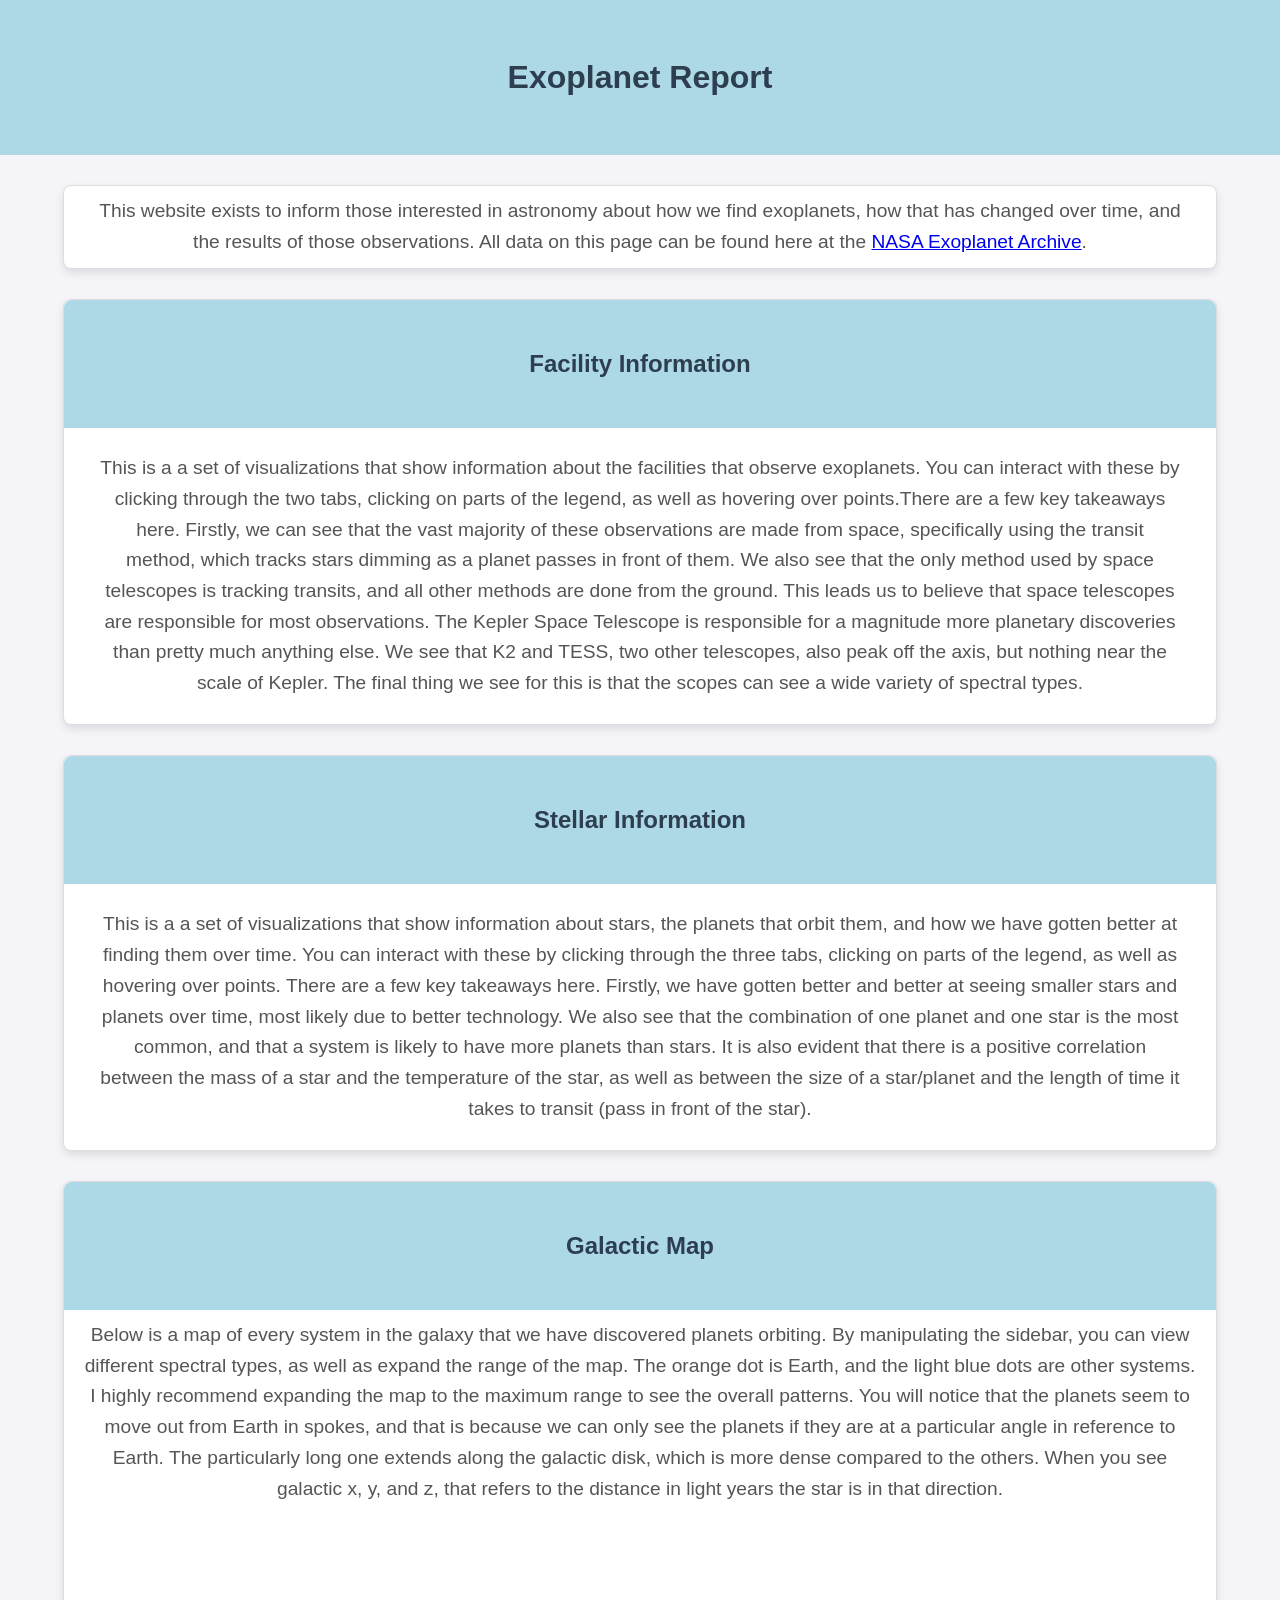
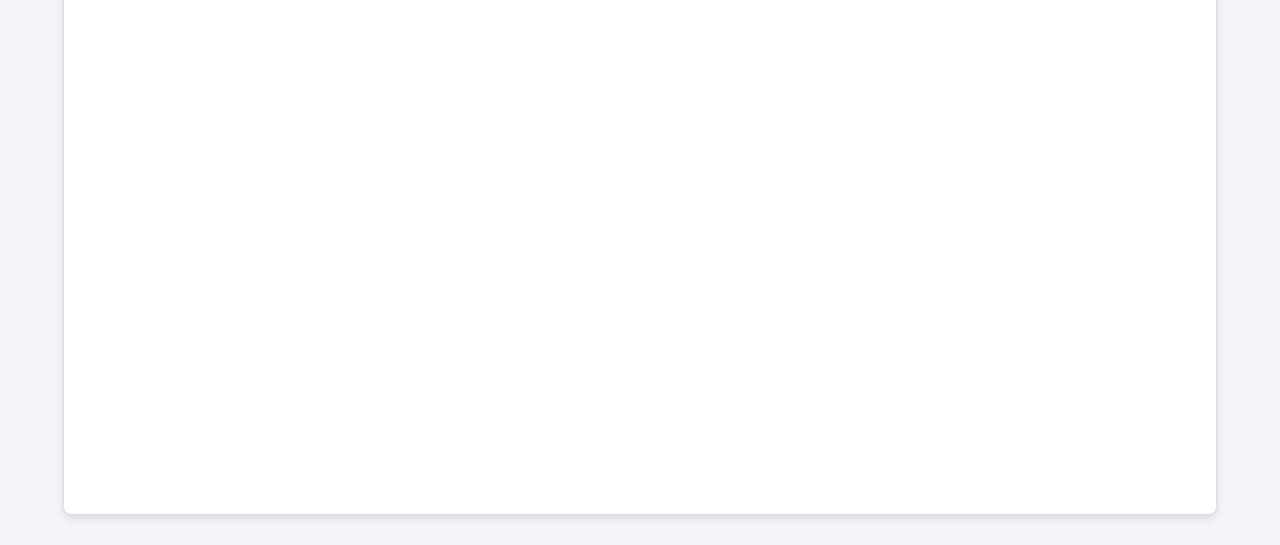
<file: index.html>
<html>
	<head>
		<title>Exoplanet Report</title>
		<link rel="stylesheet" href="styles.css" />
	</head>
	<body>
		<div class="header">
			<h3>Exoplanet Report</h3>
		</div>
		<div class="container">
			<p>
				This website exists to inform those interested in astronomy
				about how we find exoplanets, how that has changed over time,
				and the results of those observations. All data on this page can
				be found here at the
				<a
					href="https://exoplanetarchive.ipac.caltech.edu/cgi-bin/TblView/nph-tblView?app=ExoTbls&config=PS"
					>NASA Exoplanet Archive</a
				>.
			</p>
		</div>
		<div class="container" id="tableau-facility-story">
			<div class="container-header">
				<h5>Facility Information</h5>
			</div>
			<div class="flex">
				<p>
					This is a a set of visualizations that show information
					about the facilities that observe exoplanets. You can
					interact with these by clicking through the two tabs,
					clicking on parts of the legend, as well as hovering over
					points.There are a few key takeaways here. Firstly, we can
					see that the vast majority of these observations are made
					from space, specifically using the transit method, which
					tracks stars dimming as a planet passes in front of them. We
					also see that the only method used by space telescopes is
					tracking transits, and all other methods are done from the
					ground. This leads us to believe that space telescopes are
					responsible for most observations. The Kepler Space
					Telescope is responsible for a magnitude more planetary
					discoveries than pretty much anything else. We see that K2
					and TESS, two other telescopes, also peak off the axis, but
					nothing near the scale of Kepler. The final thing we see for
					this is that the scopes can see a wide variety of spectral
					types.
				</p>
				<div id="viz1745797485222">
					<noscript
						><a href="#"
							><img
								alt="Facility Story "
								src="https:&#47;&#47;public.tableau.com&#47;static&#47;images&#47;Fa&#47;FacilityStory_17457973427520&#47;FacilityStory&#47;1_rss.png"
								style="border: none" /></a></noscript
					><object class="tableauViz" style="display: none">
						<param
							name="host_url"
							value="https%3A%2F%2Fpublic.tableau.com%2F"
						/>
						<param name="embed_code_version" value="3" />
						<param name="site_root" value="" />
						<param
							name="name"
							value="FacilityStory_17457973427520&#47;FacilityStory"
						/>
						<param name="tabs" value="no" />
						<param name="toolbar" value="yes" />
						<param
							name="static_image"
							value="https:&#47;&#47;public.tableau.com&#47;static&#47;images&#47;Fa&#47;FacilityStory_17457973427520&#47;FacilityStory&#47;1.png"
						/>
						<param name="animate_transition" value="yes" />
						<param name="display_static_image" value="yes" />
						<param name="display_spinner" value="yes" />
						<param name="display_overlay" value="yes" />
						<param name="display_count" value="yes" />
						<param name="language" value="en-US" />
					</object>
				</div>
				<script type="text/javascript">
					var divElement =
						document.getElementById("viz1745797485222");
					var vizElement =
						divElement.getElementsByTagName("object")[0];
					vizElement.style.width = "1016px";
					vizElement.style.height = "991px";
					var scriptElement = document.createElement("script");
					scriptElement.src =
						"https://public.tableau.com/javascripts/api/viz_v1.js";
					vizElement.parentNode.insertBefore(
						scriptElement,
						vizElement
					);
				</script>
			</div>
		</div>
		<div class="container" id="tableau-stellar-story">
			<div class="container-header">
				<h5>Stellar Information</h5>
			</div>
			<div class="flex">
				<p>
					This is a a set of visualizations that show information
					about stars, the planets that orbit them, and how we have
					gotten better at finding them over time. You can interact
					with these by clicking through the three tabs, clicking on
					parts of the legend, as well as hovering over points. There
					are a few key takeaways here. Firstly, we have gotten better
					and better at seeing smaller stars and planets over time,
					most likely due to better technology. We also see that the
					combination of one planet and one star is the most common,
					and that a system is likely to have more planets than stars.
					It is also evident that there is a positive correlation
					between the mass of a star and the temperature of the star,
					as well as between the size of a star/planet and the length
					of time it takes to transit (pass in front of the star).
				</p>
				<div id="viz1745812341064">
					<noscript
						><a href="#"
							><img
								alt="Stellar Story "
								src="https:&#47;&#47;public.tableau.com&#47;static&#47;images&#47;St&#47;StellarStory&#47;StellarStory&#47;1_rss.png"
								style="border: none" /></a></noscript
					><object class="tableauViz" style="display: none">
						<param
							name="host_url"
							value="https%3A%2F%2Fpublic.tableau.com%2F"
						/>
						<param name="embed_code_version" value="3" />
						<param name="site_root" value="" />
						<param
							name="name"
							value="StellarStory&#47;StellarStory"
						/>
						<param name="tabs" value="no" />
						<param name="toolbar" value="yes" />
						<param
							name="static_image"
							value="https:&#47;&#47;public.tableau.com&#47;static&#47;images&#47;St&#47;StellarStory&#47;StellarStory&#47;1.png"
						/>
						<param name="animate_transition" value="yes" />
						<param name="display_static_image" value="yes" />
						<param name="display_spinner" value="yes" />
						<param name="display_overlay" value="yes" />
						<param name="display_count" value="yes" />
						<param name="language" value="en-US" />
					</object>
				</div>
				<script type="text/javascript">
					var divElement =
						document.getElementById("viz1745812341064");
					var vizElement =
						divElement.getElementsByTagName("object")[0];
					vizElement.style.width = "1016px";
					vizElement.style.height = "991px";
					var scriptElement = document.createElement("script");
					scriptElement.src =
						"https://public.tableau.com/javascripts/api/viz_v1.js";
					vizElement.parentNode.insertBefore(
						scriptElement,
						vizElement
					);
				</script>
			</div>
		</div>
		<div class="container" id="shiny-app">
			<div class="container-header">
				<h5>Galactic Map</h5>
			</div>
			<p>
				Below is a map of every system in the galaxy that we have
				discovered planets orbiting. By manipulating the sidebar, you
				can view different spectral types, as well as expand the range
				of the map. The orange dot is Earth, and the light blue dots are
				other systems. I highly recommend expanding the map to the
				maximum range to see the overall patterns. You will notice that
				the planets seem to move out from Earth in spokes, and that is
				because we can only see the planets if they are at a particular
				angle in reference to Earth. The particularly long one extends
				along the galactic disk, which is more dense compared to the
				others. When you see galactic x, y, and z, that refers to the
				distance in light years the star is in that direction.
			</p>
			<iframe
				id="galactic-map"
				title="Galactic Exoplanet Map"
				src="https://calebhenry2003.shinyapps.io/final_project/"
				style="border: none; width: 100%; height: 600px"
			></iframe>
		</div>
	</body>
</html>
</file>
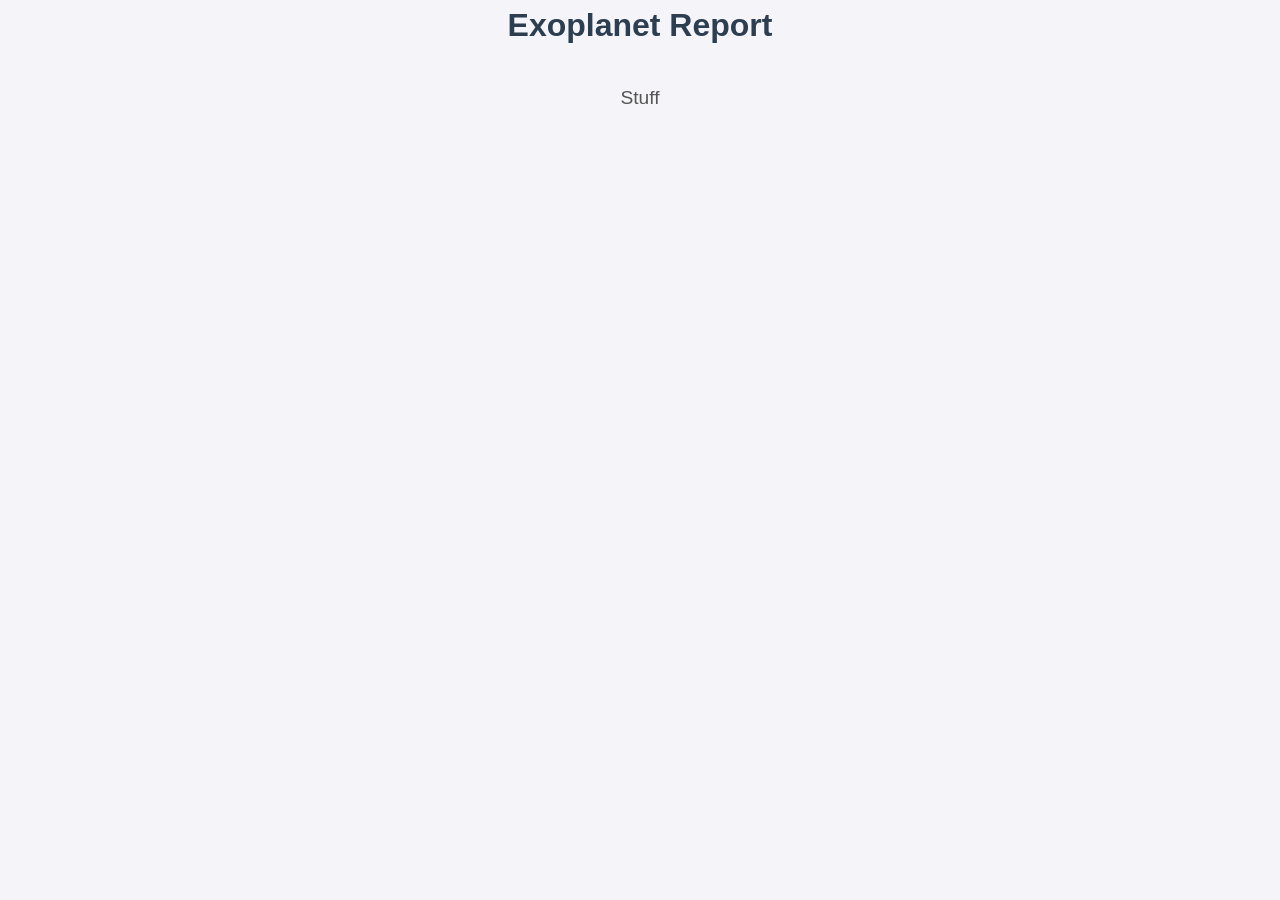
<file: FinalProject.html>
<html>
	<head>
		<title>Exoplanet Report</title>
		<link rel="stylesheet" href="styles.css" />
	</head>
	<body>
		<h3>Exoplanet Report</h3>
		<p>Stuff</p>
		<div id="shiny-app">
			<iframe
				id="galactic-map"
				title="Galactic Exoplanet Map"
				src="https://calebhenry2003.shinyapps.io/final_project/"
				style="border: none; width: 100%; height: 600px"
			></iframe>
		</div>
		<div id="tableau-facility-story">
			<div class="tableauPlaceholder" id="viz1745797485222">
				<noscript
					><a href="#"
						><img
							alt="Facility Story "
							src="https:&#47;&#47;public.tableau.com&#47;static&#47;images&#47;Fa&#47;FacilityStory_17457973427520&#47;FacilityStory&#47;1_rss.png"
							style="border: none" /></a></noscript
				><object class="tableauViz" style="display: none">
					<param
						name="host_url"
						value="https%3A%2F%2Fpublic.tableau.com%2F"
					/>
					<param name="embed_code_version" value="3" />
					<param name="site_root" value="" />
					<param
						name="name"
						value="FacilityStory_17457973427520&#47;FacilityStory"
					/>
					<param name="tabs" value="no" />
					<param name="toolbar" value="yes" />
					<param
						name="static_image"
						value="https:&#47;&#47;public.tableau.com&#47;static&#47;images&#47;Fa&#47;FacilityStory_17457973427520&#47;FacilityStory&#47;1.png"
					/>
					<param name="animate_transition" value="yes" />
					<param name="display_static_image" value="yes" />
					<param name="display_spinner" value="yes" />
					<param name="display_overlay" value="yes" />
					<param name="display_count" value="yes" />
					<param name="language" value="en-US" />
				</object>
			</div>
			<script type="text/javascript">
				var divElement = document.getElementById("viz1745797485222");
				var vizElement = divElement.getElementsByTagName("object")[0];
				vizElement.style.width = "1016px";
				vizElement.style.height = "991px";
				var scriptElement = document.createElement("script");
				scriptElement.src =
					"https://public.tableau.com/javascripts/api/viz_v1.js";
				vizElement.parentNode.insertBefore(scriptElement, vizElement);
			</script>
		</div>
		<div id="tableau-stellar-story">
			<div class="tableauPlaceholder" id="viz1745797587981">
				<noscript
					><a href="#"
						><img
							alt="Stellar Story "
							src="https:&#47;&#47;public.tableau.com&#47;static&#47;images&#47;St&#47;StellarStory&#47;StellarStory&#47;1_rss.png"
							style="border: none" /></a></noscript
				><object class="tableauViz" style="display: none">
					<param
						name="host_url"
						value="https%3A%2F%2Fpublic.tableau.com%2F"
					/>
					<param name="embed_code_version" value="3" />
					<param name="site_root" value="" />
					<param name="name" value="StellarStory&#47;StellarStory" />
					<param name="tabs" value="no" />
					<param name="toolbar" value="yes" />
					<param
						name="static_image"
						value="https:&#47;&#47;public.tableau.com&#47;static&#47;images&#47;St&#47;StellarStory&#47;StellarStory&#47;1.png"
					/>
					<param name="animate_transition" value="yes" />
					<param name="display_static_image" value="yes" />
					<param name="display_spinner" value="yes" />
					<param name="display_overlay" value="yes" />
					<param name="display_count" value="yes" />
					<param name="language" value="en-US" />
				</object>
			</div>
			<script type="text/javascript">
				var divElement = document.getElementById("viz1745797587981");
				var vizElement = divElement.getElementsByTagName("object")[0];
				vizElement.style.width = "1016px";
				vizElement.style.height = "991px";
				var scriptElement = document.createElement("script");
				scriptElement.src =
					"https://public.tableau.com/javascripts/api/viz_v1.js";
				vizElement.parentNode.insertBefore(scriptElement, vizElement);
			</script>
		</div>
	</body>
</html>
</file>
<file: styles.css>
body {
	font-family: Arial, sans-serif;
	margin: 0;
	padding: 0;
	background-color: #f4f4f9;
	color: #333;
	line-height: 1.6;
}

h3 {
	text-align: center;
	color: #2c3e50;
	font-size: 2rem;
}

h5 {
	text-align: center;
	color: #2c3e50;
	font-size: 1.5rem;
}

p {
	text-align: center;
	font-size: 1.2rem;
	margin: 10px 20px;
	color: #555;
}

.container {
	margin: 30px auto;
	max-width: 90%;
	background-color: #ffffff;
	border: 1px solid #ddd;
	border-radius: 8px;
	box-shadow: 0 4px 8px rgba(0, 0, 0, 0.1);
	align-items: center;
}

.flex {
	display: flex;
	padding: 15px;
}

.header {
	text-align: center;
	margin-bottom: 20px;
	padding: 20px;
	background-color: lightblue;
}

.container-header {
	border-top-right-radius: 8px;
	border-top-left-radius: 8px;
	text-align: center;
	padding: 5px;
	background-color: lightblue;
}
</file>
